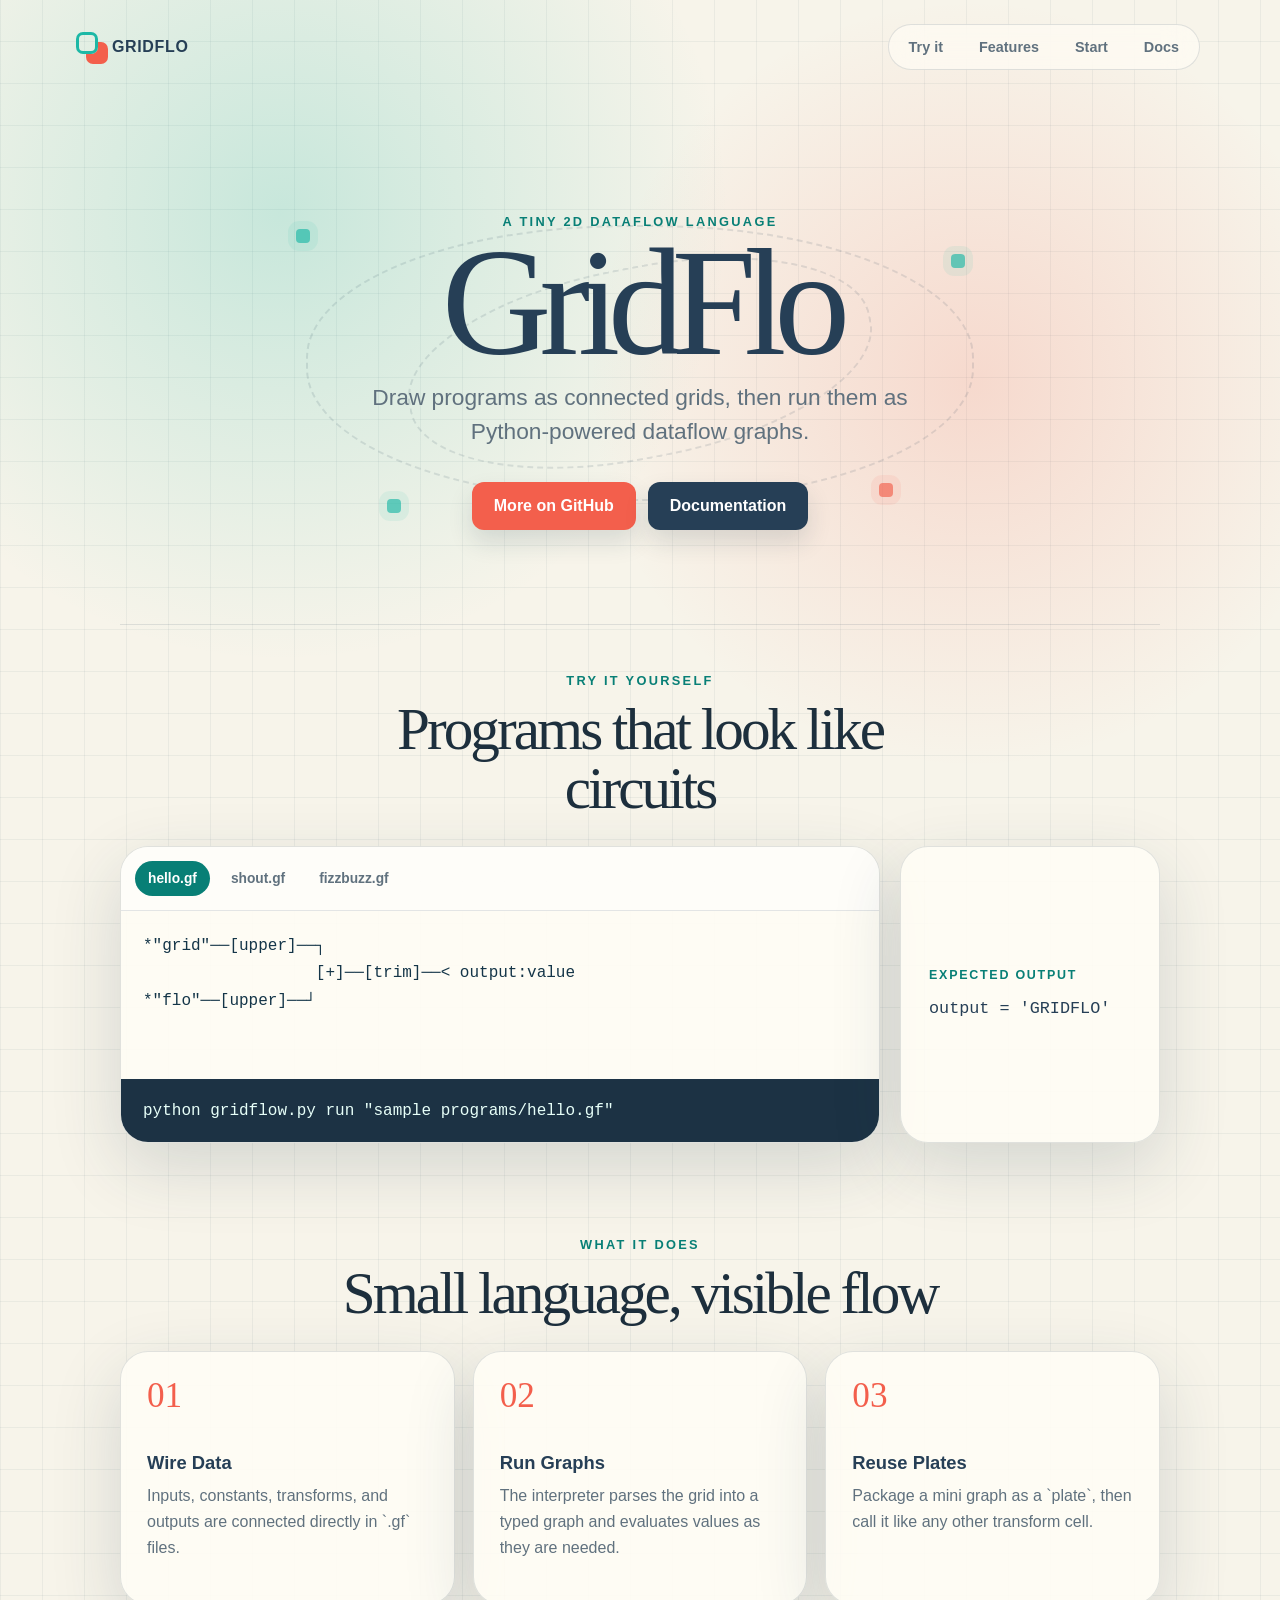
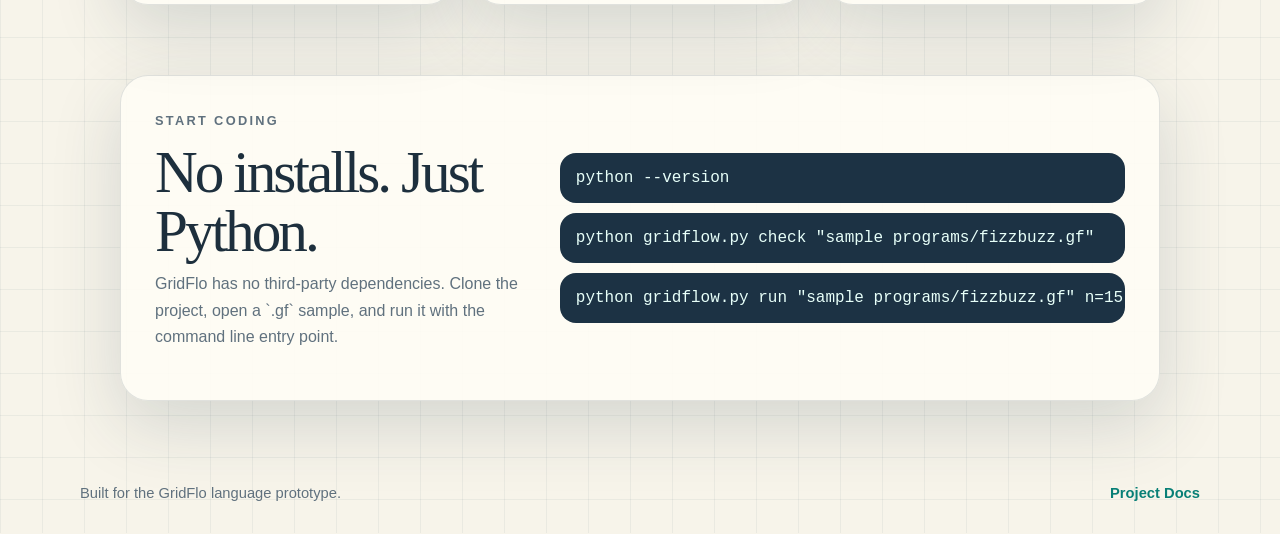
<file: docs/index.html>
<!DOCTYPE html>
<html lang="en">
<head>
  <meta charset="UTF-8">
  <meta name="viewport" content="width=device-width, initial-scale=1.0">
  <title>GridFlo</title>
  <link rel="stylesheet" href="styles.css">
</head>
<body>
  <header class="site-header">
    <a class="brand" href="#top" aria-label="GridFlo home">
      <span class="brand-mark" aria-hidden="true"></span>
      GridFlo
    </a>
    <nav class="site-nav" aria-label="Main navigation">
      <a href="#try">Try it</a>
      <a href="#features">Features</a>
      <a href="#start">Start</a>
      <a href="docs.html">Docs</a>
    </nav>
  </header>

  <main id="top">
    <section class="hero">
      <div class="grid-orbit" aria-hidden="true">
        <span></span>
        <span></span>
        <span></span>
        <span></span>
      </div>

      <p class="eyebrow">A tiny 2D dataflow language</p>
      <h1>GridFlo</h1>
      <p class="tagline">
        Draw programs as connected grids, then run them as Python-powered dataflow graphs.
      </p>

      <div class="hero-actions">
        <a class="button primary" href="https://github.com/Mateo-Boccalato/GridFlo">More on GitHub</a>
        <a class="button secondary" href="docs.html">Documentation</a>
      </div>
    </section>

    <section class="demo-panel" id="try" aria-labelledby="try-title">
      <div class="section-heading">
        <p class="eyebrow">Try it yourself</p>
        <h2 id="try-title">Programs that look like circuits</h2>
      </div>

      <div class="demo-layout">
        <div class="example-card">
          <div class="example-tabs" role="tablist" aria-label="GridFlo examples">
            <button class="tab is-active" type="button" role="tab" aria-selected="true" data-example="hello">hello.gf</button>
            <button class="tab" type="button" role="tab" aria-selected="false" data-example="shout">shout.gf</button>
            <button class="tab" type="button" role="tab" aria-selected="false" data-example="fizzbuzz">fizzbuzz.gf</button>
          </div>

          <pre class="code-window" aria-live="polite"><code id="program-code">*"grid"──[upper]──┐
                  [+]──[trim]──&lt; output:value
*"flo"──[upper]──┘</code></pre>

          <pre class="terminal-window"><code id="program-command">python gridflow.py run "sample programs/hello.gf"</code></pre>
        </div>

        <aside class="output-card" aria-label="Expected output">
          <span class="output-label">Expected output</span>
          <code id="program-output">output = 'GRIDFLO'</code>
        </aside>
      </div>
    </section>

    <section class="features" id="features" aria-labelledby="features-title">
      <div class="section-heading">
        <p class="eyebrow">What it does</p>
        <h2 id="features-title">Small language, visible flow</h2>
      </div>

      <div class="feature-grid">
        <article>
          <span class="feature-number">01</span>
          <h3>Wire Data</h3>
          <p>Inputs, constants, transforms, and outputs are connected directly in `.gf` files.</p>
        </article>
        <article>
          <span class="feature-number">02</span>
          <h3>Run Graphs</h3>
          <p>The interpreter parses the grid into a typed graph and evaluates values as they are needed.</p>
        </article>
        <article>
          <span class="feature-number">03</span>
          <h3>Reuse Plates</h3>
          <p>Package a mini graph as a `plate`, then call it like any other transform cell.</p>
        </article>
      </div>
    </section>

    <section class="quick-start" id="start" aria-labelledby="start-title">
      <div>
        <p class="eyebrow">Start coding</p>
        <h2 id="start-title">No installs. Just Python.</h2>
        <p>
          GridFlo has no third-party dependencies. Clone the project, open a `.gf`
          sample, and run it with the command line entry point.
        </p>
      </div>

      <div class="steps">
        <pre><code>python --version</code></pre>
        <pre><code>python gridflow.py check "sample programs/fizzbuzz.gf"</code></pre>
        <pre><code>python gridflow.py run "sample programs/fizzbuzz.gf" n=15</code></pre>
      </div>
    </section>
  </main>

  <footer class="site-footer">
    <span>Built for the GridFlo language prototype.</span>
    <a href="docs.html">Project Docs</a>
  </footer>

  <script src="script.js"></script>
</body>
</html>
</file>
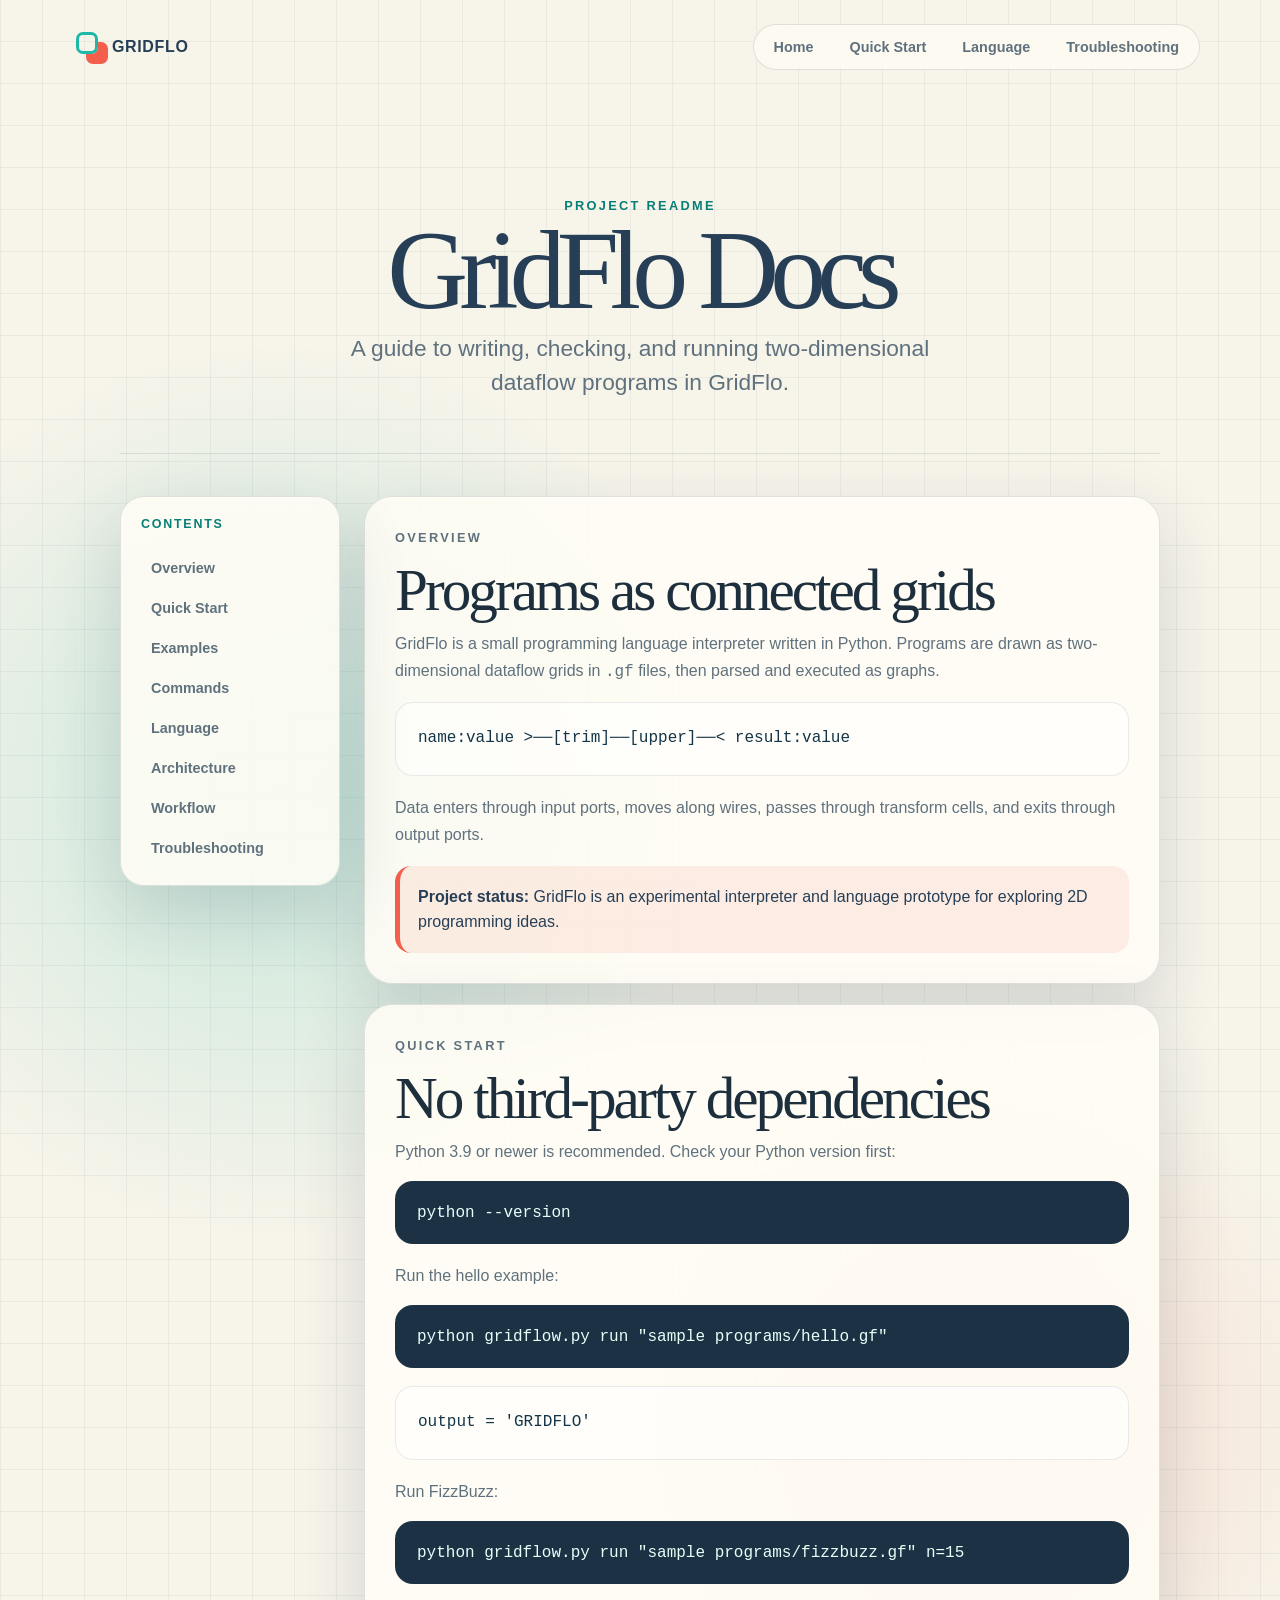
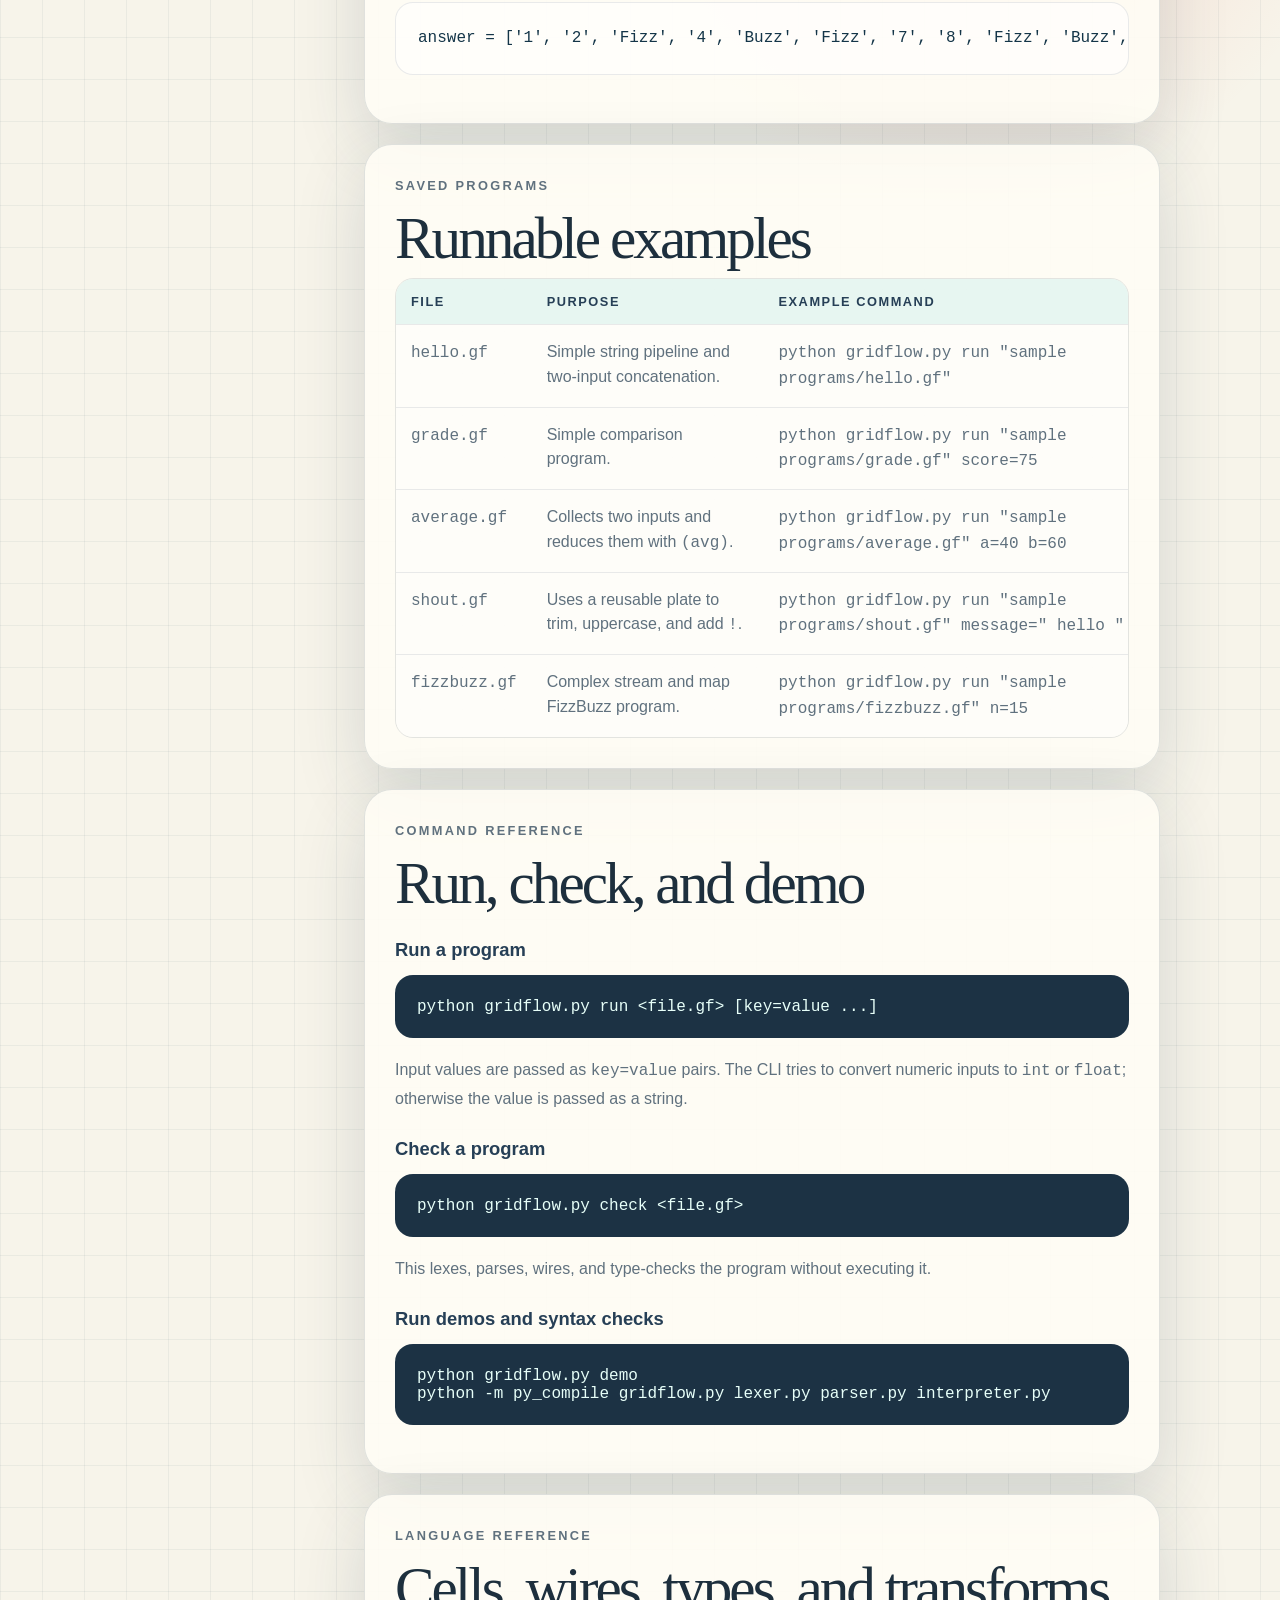
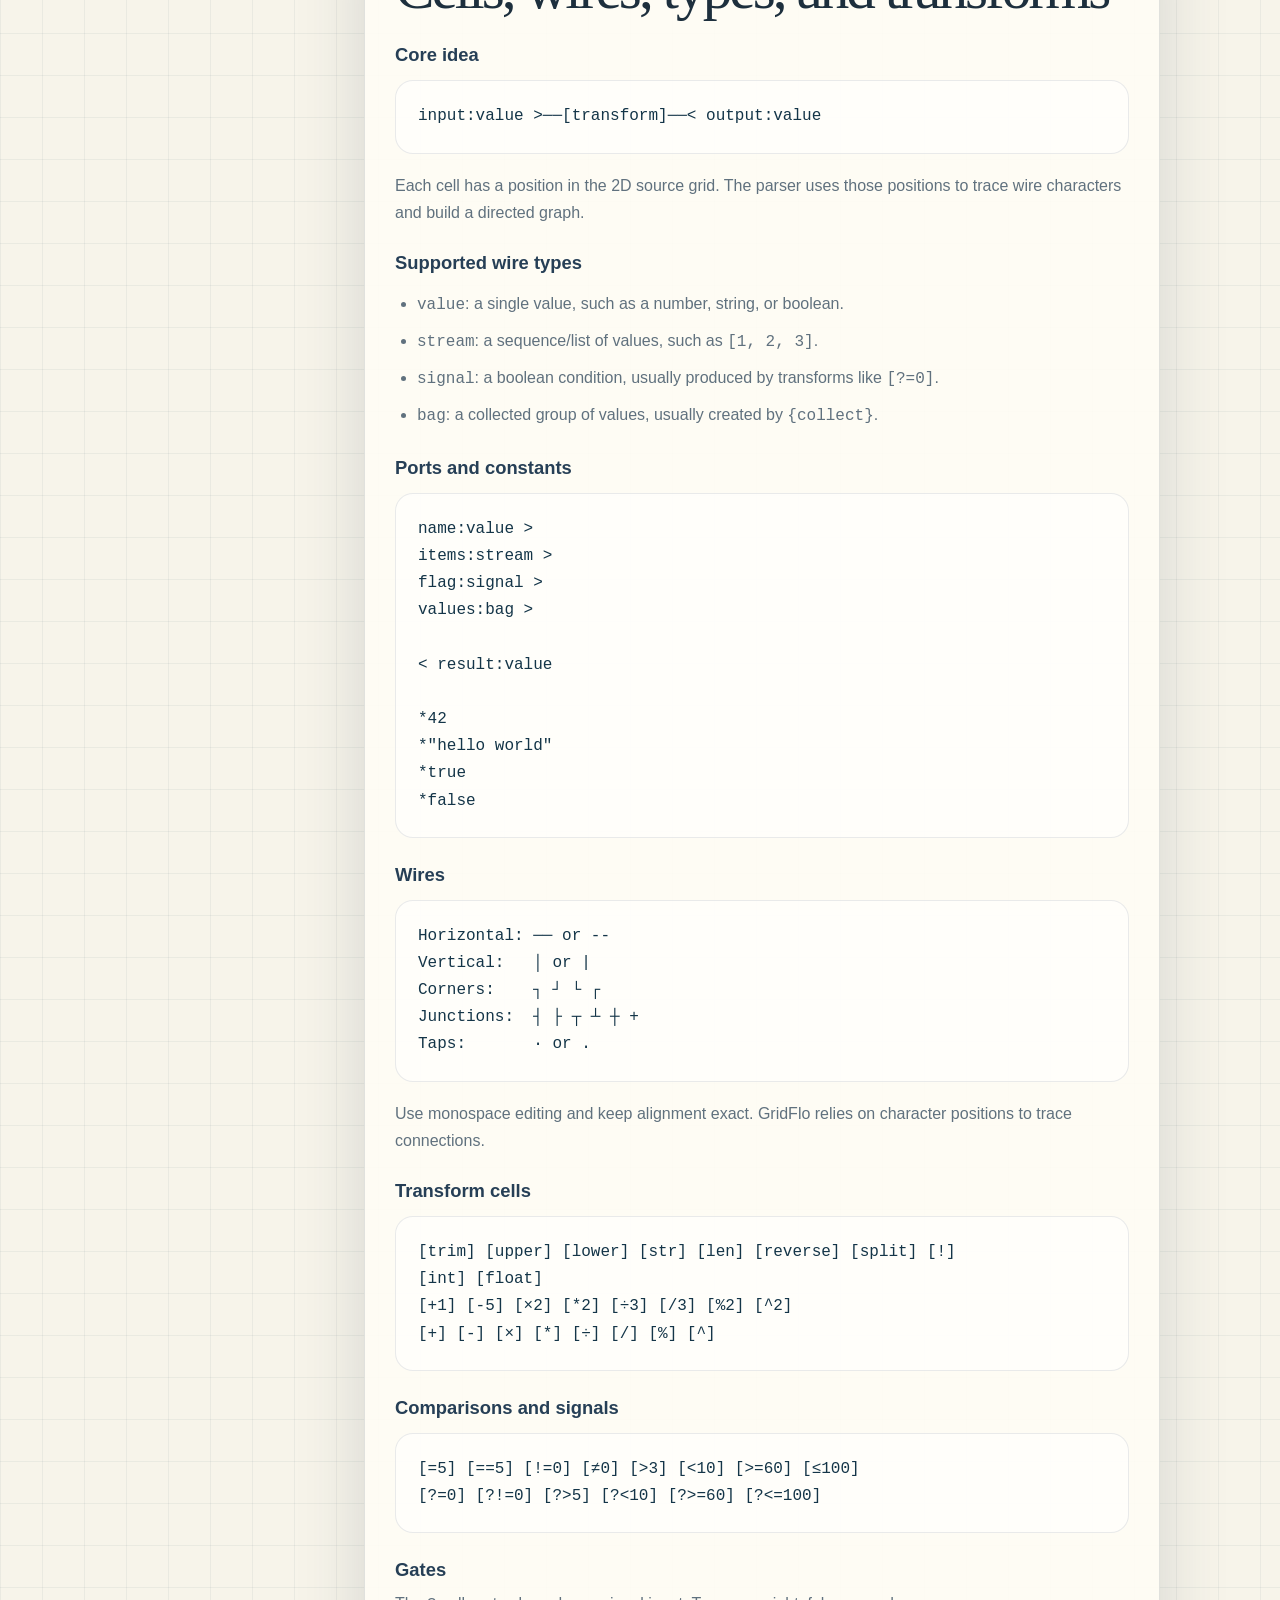
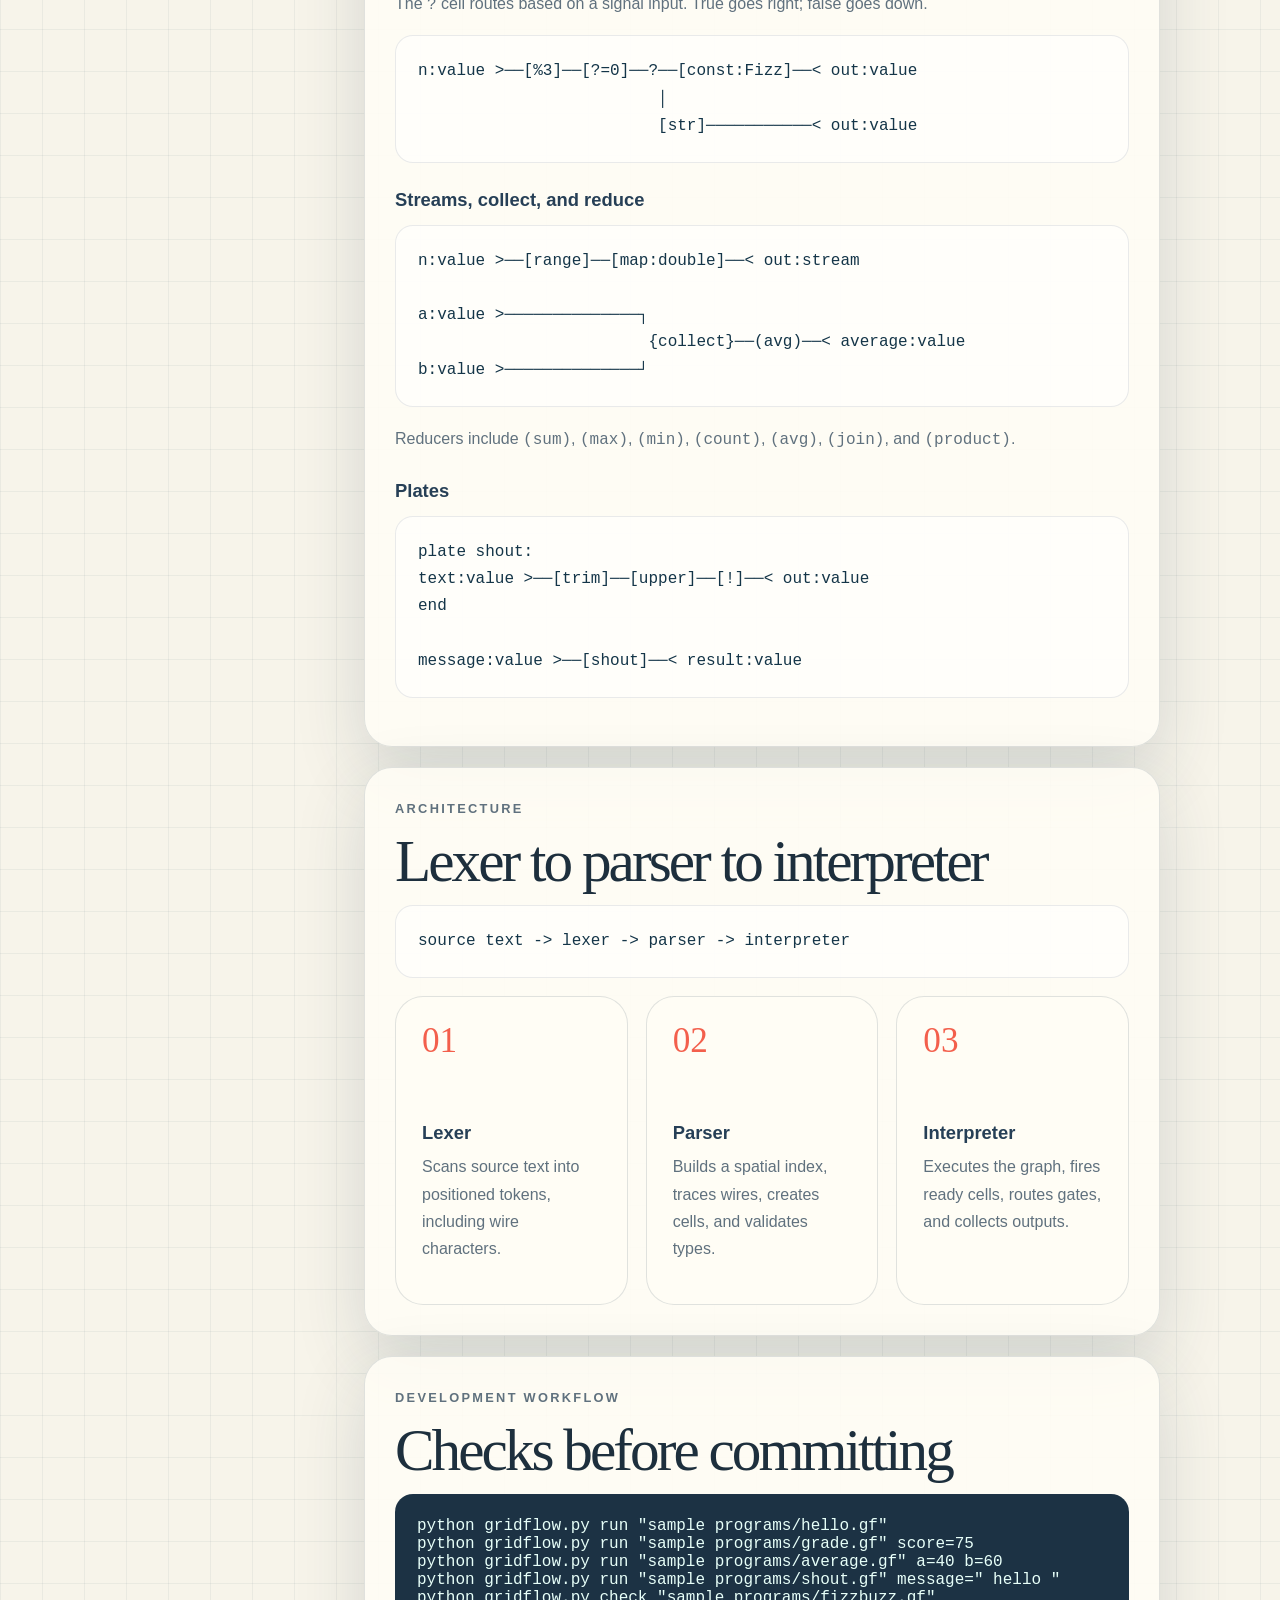
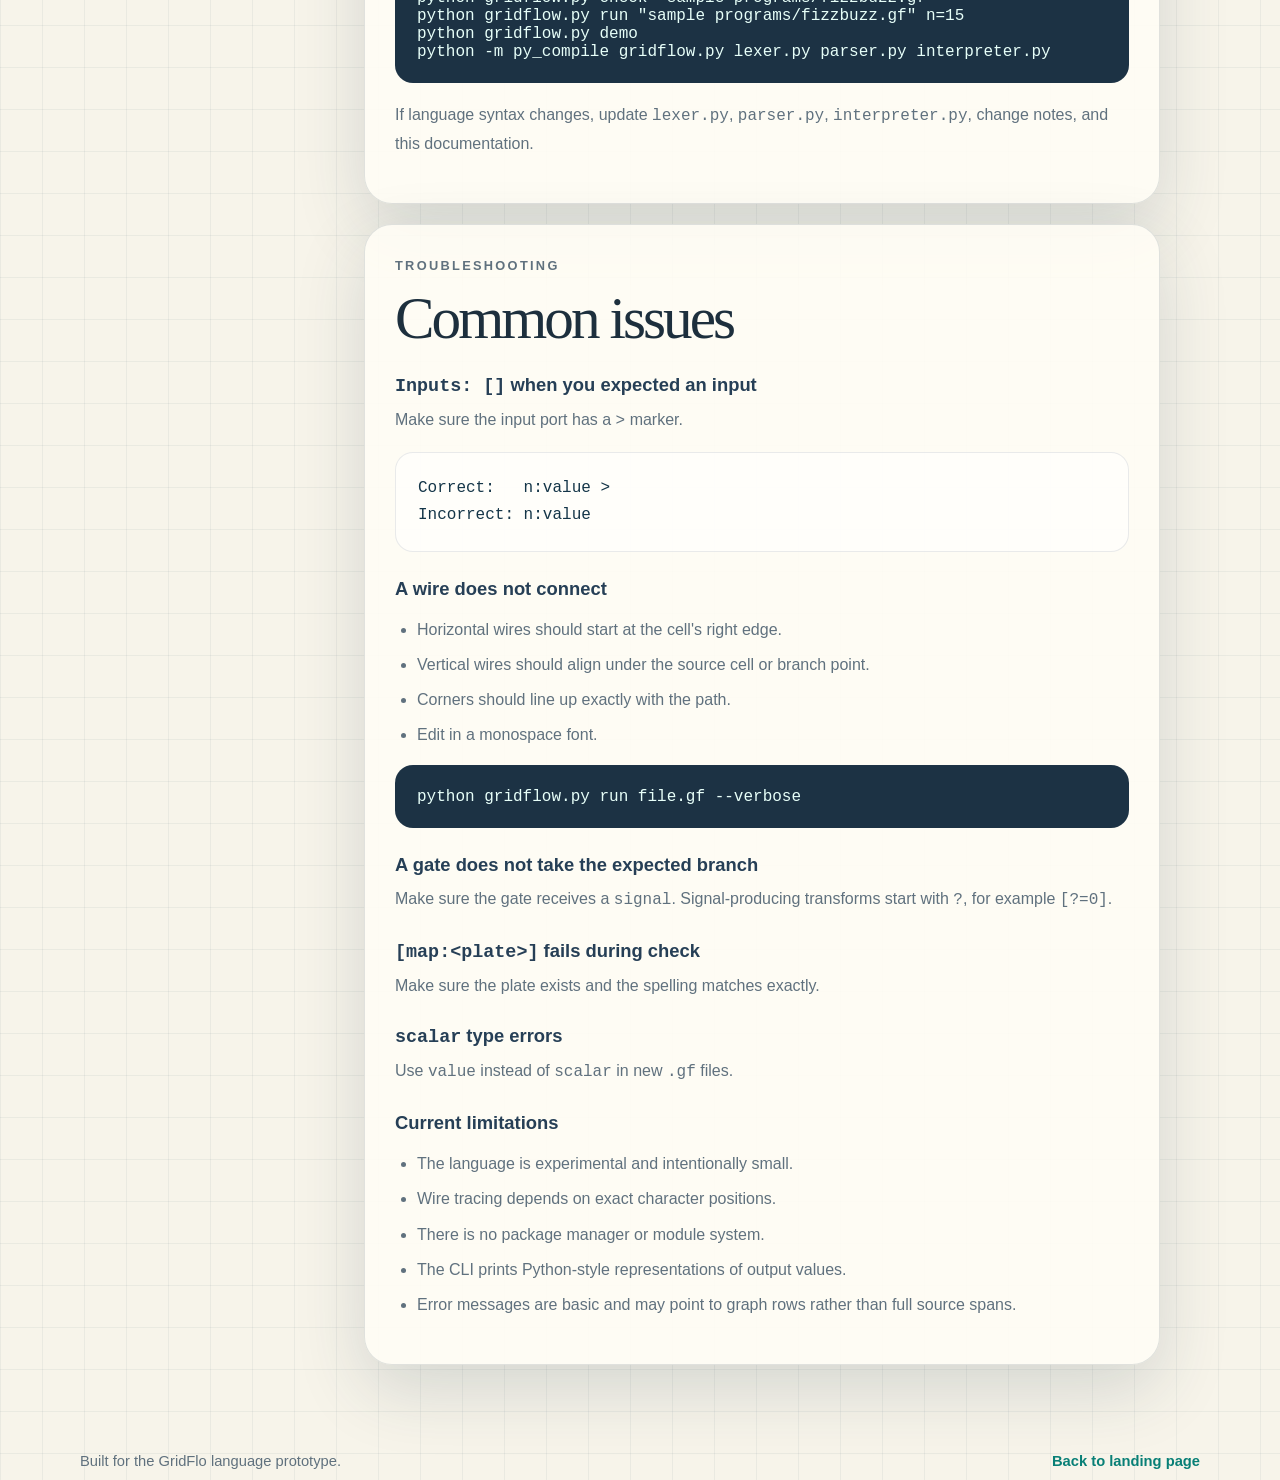
<file: docs/docs.html>
<!DOCTYPE html>
<html lang="en">
<head>
  <meta charset="UTF-8">
  <meta name="viewport" content="width=device-width, initial-scale=1.0">
  <title>GridFlo Docs</title>
  <link rel="stylesheet" href="styles.css">
</head>
<body>
  <header class="site-header">
    <a class="brand" href="index.html" aria-label="GridFlo home">
      <span class="brand-mark" aria-hidden="true"></span>
      GridFlo
    </a>
    <nav class="site-nav" aria-label="Main navigation">
      <a href="index.html">Home</a>
      <a href="#quick-start">Quick Start</a>
      <a href="#language">Language</a>
      <a href="#troubleshooting">Troubleshooting</a>
    </nav>
  </header>

  <main>
    <section class="docs-hero">
      <p class="eyebrow">Project README</p>
      <h1>GridFlo Docs</h1>
      <p class="tagline">
        A guide to writing, checking, and running two-dimensional dataflow programs in GridFlo.
      </p>
    </section>

    <div class="docs-shell">
      <aside class="docs-sidebar" aria-label="Documentation sections">
        <span class="output-label">Contents</span>
        <a href="#overview">Overview</a>
        <a href="#quick-start">Quick Start</a>
        <a href="#examples">Examples</a>
        <a href="#commands">Commands</a>
        <a href="#language">Language</a>
        <a href="#architecture">Architecture</a>
        <a href="#workflow">Workflow</a>
        <a href="#troubleshooting">Troubleshooting</a>
      </aside>

      <article class="docs-content">
        <section class="doc-section" id="overview">
          <p class="eyebrow">Overview</p>
          <h2>Programs as connected grids</h2>
          <p>
            GridFlo is a small programming language interpreter written in Python.
            Programs are drawn as two-dimensional dataflow grids in <code>.gf</code>
            files, then parsed and executed as graphs.
          </p>
          <pre class="code-window"><code>name:value &gt;──[trim]──[upper]──&lt; result:value</code></pre>
          <p>
            Data enters through input ports, moves along wires, passes through
            transform cells, and exits through output ports.
          </p>

          <div class="doc-callout">
            <strong>Project status:</strong>
            GridFlo is an experimental interpreter and language prototype for
            exploring 2D programming ideas.
          </div>
        </section>

        <section class="doc-section" id="quick-start">
          <p class="eyebrow">Quick Start</p>
          <h2>No third-party dependencies</h2>
          <p>Python 3.9 or newer is recommended. Check your Python version first:</p>
          <pre class="terminal-window"><code>python --version</code></pre>

          <p>Run the hello example:</p>
          <pre class="terminal-window"><code>python gridflow.py run "sample programs/hello.gf"</code></pre>
          <pre class="code-window"><code>output = 'GRIDFLO'</code></pre>

          <p>Run FizzBuzz:</p>
          <pre class="terminal-window"><code>python gridflow.py run "sample programs/fizzbuzz.gf" n=15</code></pre>
          <pre class="code-window"><code>answer = ['1', '2', 'Fizz', '4', 'Buzz', 'Fizz', '7', '8', 'Fizz', 'Buzz', '11', 'Fizz', '13', '14', 'FizzBuzz']</code></pre>
        </section>

        <section class="doc-section" id="examples">
          <p class="eyebrow">Saved Programs</p>
          <h2>Runnable examples</h2>
          <div class="doc-table-wrap">
            <table class="doc-table">
              <thead>
                <tr>
                  <th>File</th>
                  <th>Purpose</th>
                  <th>Example command</th>
                </tr>
              </thead>
              <tbody>
                <tr>
                  <td><code>hello.gf</code></td>
                  <td>Simple string pipeline and two-input concatenation.</td>
                  <td><code>python gridflow.py run "sample programs/hello.gf"</code></td>
                </tr>
                <tr>
                  <td><code>grade.gf</code></td>
                  <td>Simple comparison program.</td>
                  <td><code>python gridflow.py run "sample programs/grade.gf" score=75</code></td>
                </tr>
                <tr>
                  <td><code>average.gf</code></td>
                  <td>Collects two inputs and reduces them with <code>(avg)</code>.</td>
                  <td><code>python gridflow.py run "sample programs/average.gf" a=40 b=60</code></td>
                </tr>
                <tr>
                  <td><code>shout.gf</code></td>
                  <td>Uses a reusable plate to trim, uppercase, and add <code>!</code>.</td>
                  <td><code>python gridflow.py run "sample programs/shout.gf" message=" hello "</code></td>
                </tr>
                <tr>
                  <td><code>fizzbuzz.gf</code></td>
                  <td>Complex stream and map FizzBuzz program.</td>
                  <td><code>python gridflow.py run "sample programs/fizzbuzz.gf" n=15</code></td>
                </tr>
              </tbody>
            </table>
          </div>
        </section>

        <section class="doc-section" id="commands">
          <p class="eyebrow">Command Reference</p>
          <h2>Run, check, and demo</h2>

          <h3>Run a program</h3>
          <pre class="terminal-window"><code>python gridflow.py run &lt;file.gf&gt; [key=value ...]</code></pre>
          <p>
            Input values are passed as <code>key=value</code> pairs. The CLI tries
            to convert numeric inputs to <code>int</code> or <code>float</code>;
            otherwise the value is passed as a string.
          </p>

          <h3>Check a program</h3>
          <pre class="terminal-window"><code>python gridflow.py check &lt;file.gf&gt;</code></pre>
          <p>This lexes, parses, wires, and type-checks the program without executing it.</p>

          <h3>Run demos and syntax checks</h3>
          <pre class="terminal-window"><code>python gridflow.py demo
python -m py_compile gridflow.py lexer.py parser.py interpreter.py</code></pre>
        </section>

        <section class="doc-section" id="language">
          <p class="eyebrow">Language Reference</p>
          <h2>Cells, wires, types, and transforms</h2>

          <h3>Core idea</h3>
          <pre class="code-window"><code>input:value &gt;──[transform]──&lt; output:value</code></pre>
          <p>
            Each cell has a position in the 2D source grid. The parser uses those
            positions to trace wire characters and build a directed graph.
          </p>

          <h3>Supported wire types</h3>
          <ul class="doc-list">
            <li><code>value</code>: a single value, such as a number, string, or boolean.</li>
            <li><code>stream</code>: a sequence/list of values, such as <code>[1, 2, 3]</code>.</li>
            <li><code>signal</code>: a boolean condition, usually produced by transforms like <code>[?=0]</code>.</li>
            <li><code>bag</code>: a collected group of values, usually created by <code>{collect}</code>.</li>
          </ul>

          <h3>Ports and constants</h3>
          <pre class="code-window"><code>name:value &gt;
items:stream &gt;
flag:signal &gt;
values:bag &gt;

&lt; result:value

*42
*"hello world"
*true
*false</code></pre>

          <h3>Wires</h3>
          <pre class="code-window"><code>Horizontal: ── or --
Vertical:   │ or |
Corners:    ┐ ┘ └ ┌
Junctions:  ┤ ├ ┬ ┴ ┼ +
Taps:       · or .</code></pre>
          <p>Use monospace editing and keep alignment exact. GridFlo relies on character positions to trace connections.</p>

          <h3>Transform cells</h3>
          <pre class="code-window"><code>[trim] [upper] [lower] [str] [len] [reverse] [split] [!]
[int] [float]
[+1] [-5] [×2] [*2] [÷3] [/3] [%2] [^2]
[+] [-] [×] [*] [÷] [/] [%] [^]</code></pre>

          <h3>Comparisons and signals</h3>
          <pre class="code-window"><code>[=5] [==5] [!=0] [≠0] [&gt;3] [&lt;10] [&gt;=60] [≤100]
[?=0] [?!=0] [?&gt;5] [?&lt;10] [?&gt;=60] [?&lt;=100]</code></pre>

          <h3>Gates</h3>
          <p>The <code>?</code> cell routes based on a signal input. True goes right; false goes down.</p>
          <pre class="code-window"><code>n:value &gt;──[%3]──[?=0]──?──[const:Fizz]──&lt; out:value
                         │
                         [str]───────────&lt; out:value</code></pre>

          <h3>Streams, collect, and reduce</h3>
          <pre class="code-window"><code>n:value &gt;──[range]──[map:double]──&lt; out:stream

a:value &gt;──────────────┐
                        {collect}──(avg)──&lt; average:value
b:value &gt;──────────────┘</code></pre>
          <p>
            Reducers include <code>(sum)</code>, <code>(max)</code>, <code>(min)</code>,
            <code>(count)</code>, <code>(avg)</code>, <code>(join)</code>, and
            <code>(product)</code>.
          </p>

          <h3>Plates</h3>
          <pre class="code-window"><code>plate shout:
text:value &gt;──[trim]──[upper]──[!]──&lt; out:value
end

message:value &gt;──[shout]──&lt; result:value</code></pre>
        </section>

        <section class="doc-section" id="architecture">
          <p class="eyebrow">Architecture</p>
          <h2>Lexer to parser to interpreter</h2>
          <pre class="code-window"><code>source text -&gt; lexer -&gt; parser -&gt; interpreter</code></pre>
          <div class="feature-grid mini-grid">
            <article>
              <span class="feature-number">01</span>
              <h3>Lexer</h3>
              <p>Scans source text into positioned tokens, including wire characters.</p>
            </article>
            <article>
              <span class="feature-number">02</span>
              <h3>Parser</h3>
              <p>Builds a spatial index, traces wires, creates cells, and validates types.</p>
            </article>
            <article>
              <span class="feature-number">03</span>
              <h3>Interpreter</h3>
              <p>Executes the graph, fires ready cells, routes gates, and collects outputs.</p>
            </article>
          </div>
        </section>

        <section class="doc-section" id="workflow">
          <p class="eyebrow">Development Workflow</p>
          <h2>Checks before committing</h2>
          <pre class="terminal-window"><code>python gridflow.py run "sample programs/hello.gf"
python gridflow.py run "sample programs/grade.gf" score=75
python gridflow.py run "sample programs/average.gf" a=40 b=60
python gridflow.py run "sample programs/shout.gf" message=" hello "
python gridflow.py check "sample programs/fizzbuzz.gf"
python gridflow.py run "sample programs/fizzbuzz.gf" n=15
python gridflow.py demo
python -m py_compile gridflow.py lexer.py parser.py interpreter.py</code></pre>
          <p>
            If language syntax changes, update <code>lexer.py</code>, <code>parser.py</code>,
            <code>interpreter.py</code>, change notes, and this documentation.
          </p>
        </section>

        <section class="doc-section" id="troubleshooting">
          <p class="eyebrow">Troubleshooting</p>
          <h2>Common issues</h2>

          <h3><code>Inputs: []</code> when you expected an input</h3>
          <p>Make sure the input port has a <code>&gt;</code> marker.</p>
          <pre class="code-window"><code>Correct:   n:value &gt;
Incorrect: n:value</code></pre>

          <h3>A wire does not connect</h3>
          <ul class="doc-list">
            <li>Horizontal wires should start at the cell's right edge.</li>
            <li>Vertical wires should align under the source cell or branch point.</li>
            <li>Corners should line up exactly with the path.</li>
            <li>Edit in a monospace font.</li>
          </ul>
          <pre class="terminal-window"><code>python gridflow.py run file.gf --verbose</code></pre>

          <h3>A gate does not take the expected branch</h3>
          <p>
            Make sure the gate receives a <code>signal</code>. Signal-producing
            transforms start with <code>?</code>, for example <code>[?=0]</code>.
          </p>

          <h3><code>[map:&lt;plate&gt;]</code> fails during check</h3>
          <p>Make sure the plate exists and the spelling matches exactly.</p>

          <h3><code>scalar</code> type errors</h3>
          <p>Use <code>value</code> instead of <code>scalar</code> in new <code>.gf</code> files.</p>

          <h3>Current limitations</h3>
          <ul class="doc-list">
            <li>The language is experimental and intentionally small.</li>
            <li>Wire tracing depends on exact character positions.</li>
            <li>There is no package manager or module system.</li>
            <li>The CLI prints Python-style representations of output values.</li>
            <li>Error messages are basic and may point to graph rows rather than full source spans.</li>
          </ul>
        </section>
      </article>
    </div>
  </main>

  <footer class="site-footer">
    <span>Built for the GridFlo language prototype.</span>
    <a href="index.html">Back to landing page</a>
  </footer>
</body>
</html>
</file>
<file: docs/styles.css>
:root {
  --ink: #1d2f3d;
  --muted: #60717e;
  --paper: #f7f4ea;
  --panel: #fffdf5;
  --line: #cfddd6;
  --aqua: #1db8a6;
  --aqua-dark: #087f76;
  --coral: #f35f4c;
  --navy: #263f56;
  --shadow: 0 24px 70px rgba(31, 57, 72, 0.16);
}

* {
  box-sizing: border-box;
}

html {
  scroll-behavior: smooth;
}

body {
  min-height: 100vh;
  margin: 0;
  color: var(--ink);
  font-family: "Avenir Next", "Trebuchet MS", Verdana, sans-serif;
  background:
    radial-gradient(circle at 22% 10%, rgba(29, 184, 166, 0.22), transparent 28rem),
    radial-gradient(circle at 76% 18%, rgba(243, 95, 76, 0.18), transparent 24rem),
    linear-gradient(90deg, rgba(38, 63, 86, 0.06) 1px, transparent 1px),
    linear-gradient(0deg, rgba(38, 63, 86, 0.06) 1px, transparent 1px),
    var(--paper);
  background-size: auto, auto, 42px 42px, 42px 42px, auto;
}

a {
  color: inherit;
}

.site-header,
.site-footer {
  width: min(1120px, calc(100% - 32px));
  margin: 0 auto;
}

.site-header {
  display: flex;
  align-items: center;
  justify-content: space-between;
  padding: 24px 0;
}

.brand {
  display: inline-flex;
  align-items: center;
  gap: 10px;
  color: var(--navy);
  font-weight: 800;
  letter-spacing: 0.04em;
  text-decoration: none;
  text-transform: uppercase;
}

.brand-mark {
  width: 22px;
  height: 22px;
  border: 3px solid var(--aqua);
  border-radius: 7px;
  box-shadow: 10px 10px 0 var(--coral);
  transform: translate(-4px, -4px);
}

.site-nav {
  display: flex;
  gap: 8px;
  padding: 6px;
  border: 1px solid rgba(38, 63, 86, 0.14);
  border-radius: 999px;
  background: rgba(255, 253, 245, 0.68);
  backdrop-filter: blur(16px);
}

.site-nav a {
  padding: 8px 14px;
  color: var(--muted);
  font-size: 0.9rem;
  font-weight: 700;
  text-decoration: none;
  border-radius: 999px;
}

.site-nav a:hover,
.site-nav a:focus-visible {
  color: var(--ink);
  background: white;
  outline: none;
}

.hero {
  position: relative;
  overflow: hidden;
  width: min(960px, calc(100% - 32px));
  margin: 32px auto 0;
  padding: 88px 24px 70px;
  text-align: center;
}

.eyebrow {
  margin: 0 0 12px;
  color: var(--aqua-dark);
  font-size: 0.8rem;
  font-weight: 900;
  letter-spacing: 0.18em;
  text-transform: uppercase;
}

h1,
h2,
h3,
p {
  margin-top: 0;
}

h1 {
  margin-bottom: 14px;
  color: var(--navy);
  font-family: Georgia, Times, serif;
  font-size: clamp(4.5rem, 16vw, 9.5rem);
  font-weight: 400;
  line-height: 0.82;
  letter-spacing: -0.08em;
}

.tagline {
  max-width: 590px;
  margin: 0 auto;
  color: var(--muted);
  font-size: clamp(1.05rem, 2.2vw, 1.42rem);
  line-height: 1.5;
}

.hero-actions {
  display: flex;
  flex-wrap: wrap;
  justify-content: center;
  gap: 12px;
  margin-top: 34px;
}

.button {
  display: inline-flex;
  align-items: center;
  justify-content: center;
  min-width: 156px;
  padding: 15px 22px;
  font-weight: 800;
  text-decoration: none;
  border-radius: 12px;
  box-shadow: 0 12px 24px rgba(31, 57, 72, 0.14);
  transition: transform 180ms ease, box-shadow 180ms ease;
}

.button:hover,
.button:focus-visible {
  transform: translateY(-3px);
  box-shadow: 0 18px 30px rgba(31, 57, 72, 0.18);
  outline: none;
}

.primary {
  color: white;
  background: var(--coral);
}

.secondary {
  color: white;
  background: var(--navy);
}

.grid-orbit {
  position: absolute;
  inset: 28px;
  z-index: -1;
  opacity: 0.68;
}

.grid-orbit span {
  position: absolute;
  width: 14px;
  height: 14px;
  border-radius: 4px;
  background: var(--aqua);
  box-shadow: 0 0 0 8px rgba(29, 184, 166, 0.12);
  animation: pulse 3.4s ease-in-out infinite;
}

.grid-orbit span:nth-child(1) {
  top: 18%;
  left: 12%;
}

.grid-orbit span:nth-child(2) {
  top: 24%;
  right: 14%;
  animation-delay: 0.4s;
}

.grid-orbit span:nth-child(3) {
  right: 22%;
  bottom: 18%;
  background: var(--coral);
  box-shadow: 0 0 0 8px rgba(243, 95, 76, 0.12);
  animation-delay: 0.8s;
}

.grid-orbit span:nth-child(4) {
  bottom: 14%;
  left: 22%;
  animation-delay: 1.2s;
}

.grid-orbit::before,
.grid-orbit::after {
  position: absolute;
  content: "";
  inset: 17% 13%;
  border: 2px dashed rgba(38, 63, 86, 0.18);
  border-radius: 48%;
}

.grid-orbit::after {
  inset: 27% 24%;
  transform: rotate(-11deg);
}

.demo-panel,
.features,
.quick-start,
.docs-hero,
.docs-shell {
  width: min(1040px, calc(100% - 32px));
  margin: 0 auto;
}

.demo-panel {
  margin-top: 24px;
  padding: 48px 0 64px;
  border-top: 1px solid rgba(38, 63, 86, 0.12);
}

.section-heading {
  max-width: 620px;
  margin: 0 auto 28px;
  text-align: center;
}

h2 {
  margin-bottom: 10px;
  font-family: Georgia, Times, serif;
  font-size: clamp(2rem, 5vw, 3.7rem);
  font-weight: 400;
  line-height: 1;
  letter-spacing: -0.05em;
}

.demo-layout {
  display: grid;
  grid-template-columns: minmax(0, 1fr) 260px;
  gap: 20px;
  align-items: stretch;
}

.example-card,
.output-card,
.feature-grid article,
.quick-start {
  border: 1px solid rgba(38, 63, 86, 0.14);
  border-radius: 28px;
  background: rgba(255, 253, 245, 0.88);
  box-shadow: var(--shadow);
}

.example-card {
  overflow: hidden;
}

.example-tabs {
  display: flex;
  flex-wrap: wrap;
  gap: 8px;
  padding: 14px;
  border-bottom: 1px solid rgba(38, 63, 86, 0.12);
  background: rgba(255, 255, 255, 0.52);
}

.tab {
  padding: 10px 13px;
  color: var(--muted);
  font: inherit;
  font-size: 0.86rem;
  font-weight: 800;
  cursor: pointer;
  border: 0;
  border-radius: 999px;
  background: transparent;
}

.tab:hover,
.tab:focus-visible {
  color: var(--ink);
  outline: none;
}

.tab.is-active {
  color: white;
  background: var(--aqua-dark);
}

pre,
code {
  font-family: Menlo, Consolas, Monaco, monospace;
}

pre {
  margin: 0;
  white-space: pre;
}

.code-window,
.terminal-window {
  overflow-x: auto;
  padding: 22px;
}

.code-window {
  min-height: 168px;
  color: #143548;
  font-size: clamp(0.86rem, 2vw, 1rem);
  line-height: 1.7;
}

.terminal-window {
  color: #e7fff9;
  border-top: 1px solid rgba(38, 63, 86, 0.12);
  background: #1c3244;
}

.output-card {
  display: flex;
  flex-direction: column;
  justify-content: center;
  min-height: 100%;
  padding: 28px;
}

.output-label {
  margin-bottom: 14px;
  color: var(--aqua-dark);
  font-size: 0.78rem;
  font-weight: 900;
  letter-spacing: 0.14em;
  text-transform: uppercase;
}

.output-card code {
  color: var(--navy);
  font-size: 1.05rem;
  line-height: 1.55;
}

.features {
  padding: 30px 0 70px;
}

.feature-grid {
  display: grid;
  grid-template-columns: repeat(3, 1fr);
  gap: 18px;
}

.feature-grid article {
  padding: 26px;
}

.feature-number {
  display: inline-flex;
  margin-bottom: 38px;
  color: var(--coral);
  font-family: Georgia, Times, serif;
  font-size: 2.2rem;
  line-height: 1;
}

h3 {
  margin-bottom: 9px;
  color: var(--navy);
  font-size: 1.15rem;
}

.feature-grid p,
.quick-start p {
  color: var(--muted);
  line-height: 1.65;
}

.quick-start {
  display: grid;
  grid-template-columns: 0.8fr 1.2fr;
  gap: 28px;
  align-items: center;
  margin-bottom: 64px;
  padding: 34px;
}

.steps {
  display: grid;
  gap: 10px;
}

.steps pre {
  overflow-x: auto;
  padding: 16px;
  color: #e7fff9;
  border-radius: 16px;
  background: #1c3244;
}

.site-footer {
  display: flex;
  justify-content: space-between;
  gap: 18px;
  padding: 20px 0 32px;
  color: var(--muted);
  font-size: 0.92rem;
}

.site-footer a {
  color: var(--aqua-dark);
  font-weight: 800;
  text-decoration: none;
}

.docs-hero {
  position: relative;
  margin-top: 34px;
  padding: 70px 24px 54px;
  text-align: center;
  border-bottom: 1px solid rgba(38, 63, 86, 0.12);
}

.docs-hero h1 {
  font-size: clamp(3.6rem, 12vw, 7rem);
}

.docs-shell {
  display: grid;
  grid-template-columns: 220px minmax(0, 1fr);
  gap: 24px;
  align-items: start;
  padding: 42px 0 68px;
}

.docs-sidebar {
  position: sticky;
  top: 18px;
  display: grid;
  gap: 6px;
  padding: 20px;
  border: 1px solid rgba(38, 63, 86, 0.14);
  border-radius: 24px;
  background: rgba(255, 253, 245, 0.88);
  box-shadow: var(--shadow);
}

.docs-sidebar a {
  padding: 9px 10px;
  color: var(--muted);
  font-size: 0.9rem;
  font-weight: 800;
  text-decoration: none;
  border-radius: 12px;
}

.docs-sidebar a:hover,
.docs-sidebar a:focus-visible {
  color: var(--ink);
  background: white;
  outline: none;
}

.docs-content {
  display: grid;
  gap: 20px;
}

.doc-section {
  overflow: hidden;
  padding: 30px;
  border: 1px solid rgba(38, 63, 86, 0.14);
  border-radius: 28px;
  background: rgba(255, 253, 245, 0.88);
  box-shadow: var(--shadow);
  scroll-margin-top: 24px;
}

.doc-section h2 {
  text-align: left;
}

.doc-section h3 {
  margin-top: 26px;
}

.doc-section p,
.doc-list {
  color: var(--muted);
  line-height: 1.7;
}

.doc-section .code-window,
.doc-section .terminal-window {
  margin: 14px 0 18px;
  border-radius: 18px;
}

.doc-section .code-window {
  min-height: 0;
  background: rgba(255, 255, 255, 0.58);
  border: 1px solid rgba(38, 63, 86, 0.1);
}

.doc-callout {
  margin-top: 18px;
  padding: 18px;
  color: var(--navy);
  line-height: 1.6;
  border-left: 5px solid var(--coral);
  border-radius: 16px;
  background: rgba(243, 95, 76, 0.1);
}

.doc-list {
  padding-left: 22px;
}

.doc-list li + li {
  margin-top: 8px;
}

.doc-table-wrap {
  overflow-x: auto;
  border: 1px solid rgba(38, 63, 86, 0.12);
  border-radius: 18px;
}

.doc-table {
  width: 100%;
  min-width: 760px;
  border-collapse: collapse;
  background: rgba(255, 255, 255, 0.52);
}

.doc-table th,
.doc-table td {
  padding: 15px;
  text-align: left;
  vertical-align: top;
  border-bottom: 1px solid rgba(38, 63, 86, 0.1);
}

.doc-table th {
  color: var(--navy);
  font-size: 0.8rem;
  letter-spacing: 0.12em;
  text-transform: uppercase;
  background: rgba(29, 184, 166, 0.1);
}

.doc-table td {
  color: var(--muted);
  line-height: 1.55;
}

.doc-table tr:last-child td {
  border-bottom: 0;
}

.mini-grid {
  margin-top: 18px;
}

.mini-grid article {
  box-shadow: none;
}

@keyframes pulse {
  0%,
  100% {
    transform: scale(1);
  }

  50% {
    transform: scale(1.35);
  }
}

@media (max-width: 780px) {
  .site-header,
  .site-footer,
  .quick-start {
    align-items: flex-start;
    flex-direction: column;
  }

  .site-nav {
    width: 100%;
    justify-content: space-between;
  }

  .hero {
    padding-top: 62px;
  }

  .demo-layout,
  .feature-grid,
  .quick-start,
  .docs-shell {
    grid-template-columns: 1fr;
  }

  .output-card {
    min-height: 180px;
  }

  .docs-sidebar {
    position: static;
  }
}

@media (max-width: 520px) {
  .site-nav {
    overflow-x: auto;
    justify-content: flex-start;
  }

  .button,
  .hero-actions {
    width: 100%;
  }

  .code-window,
  .terminal-window {
    padding: 18px;
  }

  .doc-section {
    padding: 22px;
  }
}
</file>
